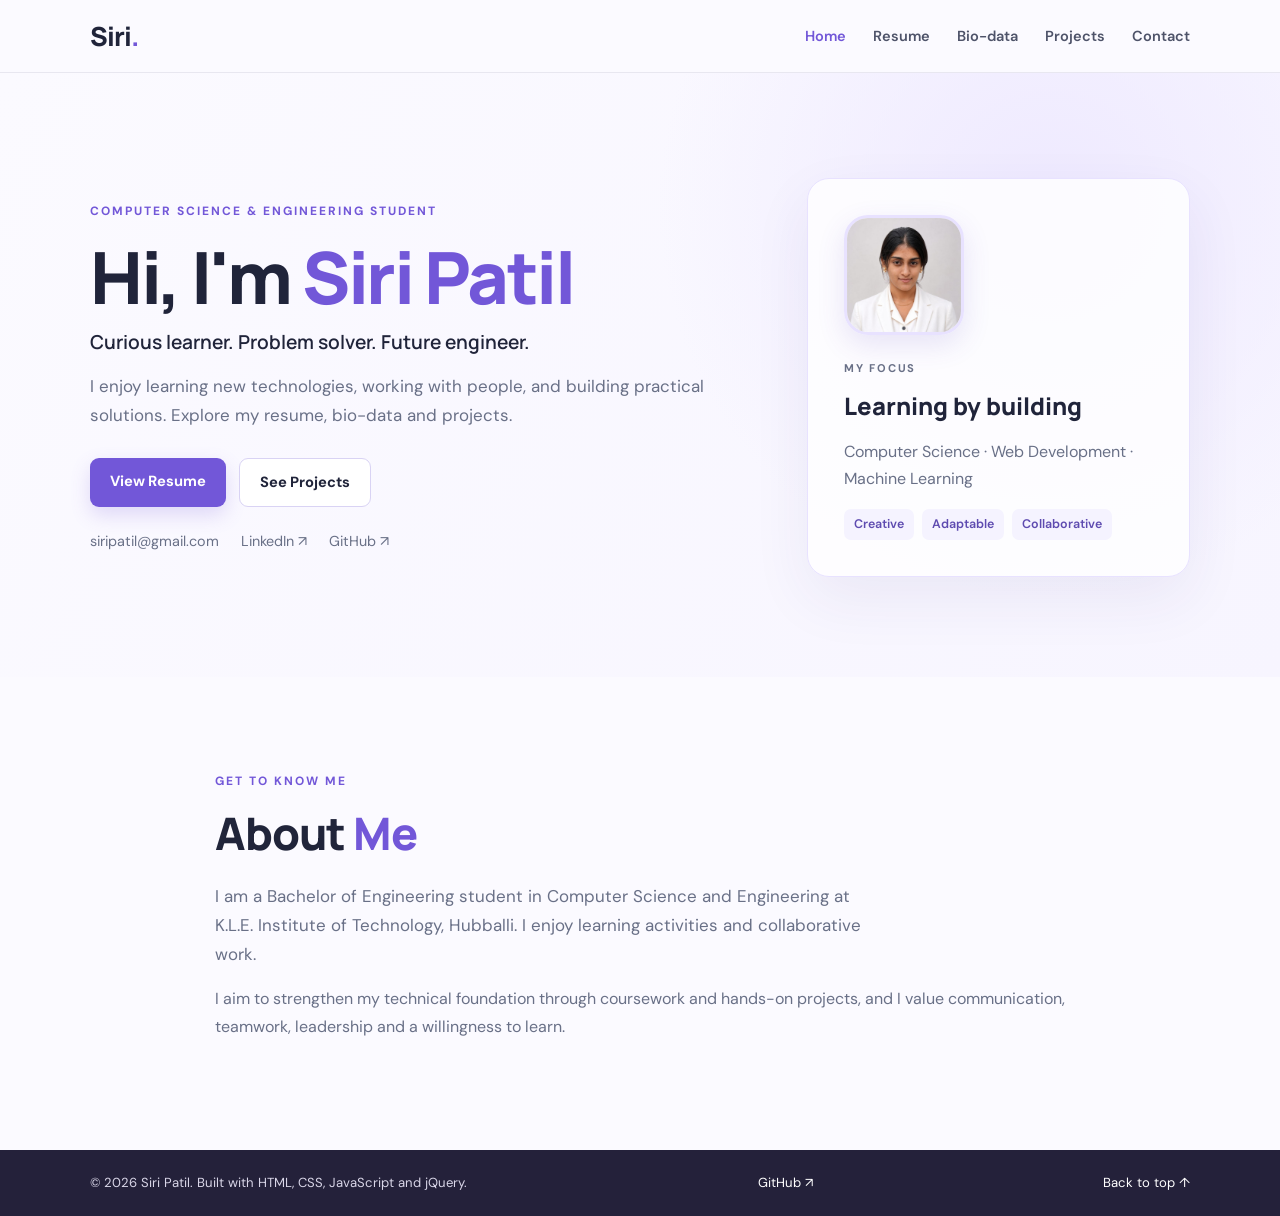
<file: index.html>
<!DOCTYPE html>
<html lang="en">
<head>
  <meta charset="UTF-8">
  <meta name="viewport" content="width=device-width, initial-scale=1.0">
  <meta name="description" content="Resume and bio-data of Siri Patil, Computer Science and Engineering student.">
  <title>Home | Siri Patil</title>
  <link rel="stylesheet" href="style.css">
  <script src="https://code.jquery.com/jquery-3.7.1.min.js"></script>
  <script src="script.js" defer></script>
  <style>
    .avatar-photo { width: 120px; height: 120px; border-radius: 24px; object-fit: cover; object-position: center top; border: 3px solid #e8e2ff; box-shadow: 0 10px 28px #5940bb22; margin-bottom: 24px; display: block; }
  </style>
</head>
<body>
  <header class="site-header">
    <nav class="navbar container" aria-label="Main navigation">
      <a class="logo" href="index.html">Siri<span>.</span></a>
      <button class="menu-toggle" id="menuToggle" aria-label="Toggle navigation" aria-expanded="false">&#9776;</button>
      <ul class="nav-links" id="navLinks"><li><a href="index.html">Home</a></li><li><a href="resume.html">Resume</a></li><li><a href="biodata.html">Bio-data</a></li><li><a href="projects.html">Projects</a></li><li><a href="contact.html">Contact</a></li></ul>
    </nav>
  </header>
  <main>
    <section class="hero section" id="top">
      <div class="container hero-grid">
        <div class="hero-copy">
          <p class="eyebrow">COMPUTER SCIENCE &amp; ENGINEERING STUDENT</p>
          <h1>Hi, I'm <span>Siri Patil</span></h1>
          <h2>Curious learner. Problem solver. Future engineer.</h2>
          <p class="intro">I enjoy learning new technologies, working with people, and building practical solutions. Explore my resume, bio-data and projects.</p>
          <div class="hero-actions"><a class="btn primary" href="resume.html">View Resume</a><a class="btn secondary" href="projects.html">See Projects</a></div>
          <div class="quick-links"><a href="mailto:siripatil@gmail.com">siripatil@gmail.com</a><a href="https://www.linkedin.com/in/siri-patil-6254773a2" target="_blank" rel="noopener noreferrer">LinkedIn &#8599;</a><a href="https://github.com/sirispatil" target="_blank" rel="noopener noreferrer">GitHub &#8599;</a></div>
        </div>
        <div class="hero-card" aria-label="Introduction card">
          <img class="avatar-photo" src="photo.jpg" alt="Photo of Siri Patil"><p class="card-label">MY FOCUS</p><h3>Learning by building</h3>
          <p>Computer Science &middot; Web Development &middot; Machine Learning</p>
          <div class="mini-tags"><span>Creative</span><span>Adaptable</span><span>Collaborative</span></div>
        </div>
      </div>
    </section>
    <section class="section" id="about">
      <div class="container narrow reveal">
        <p class="eyebrow">GET TO KNOW ME</p><h2 class="section-title">About <span>Me</span></h2>
        <p class="section-lead">I am a Bachelor of Engineering student in Computer Science and Engineering at K.L.E. Institute of Technology, Hubballi. I enjoy learning activities and collaborative work.</p>
        <p class="body-copy">I aim to strengthen my technical foundation through coursework and hands-on projects, and I value communication, teamwork, leadership and a willingness to learn.</p>
      </div>
    </section>
  </main>
  <footer class="footer"><div class="container"><p>&copy; <span id="year"></span> Siri Patil. Built with HTML, CSS, JavaScript and jQuery.</p><a href="https://github.com/sirispatil" target="_blank" rel="noopener noreferrer">GitHub &#8599;</a><a href="#top">Back to top &#8593;</a></div></footer>
</body>
</html>
</file>
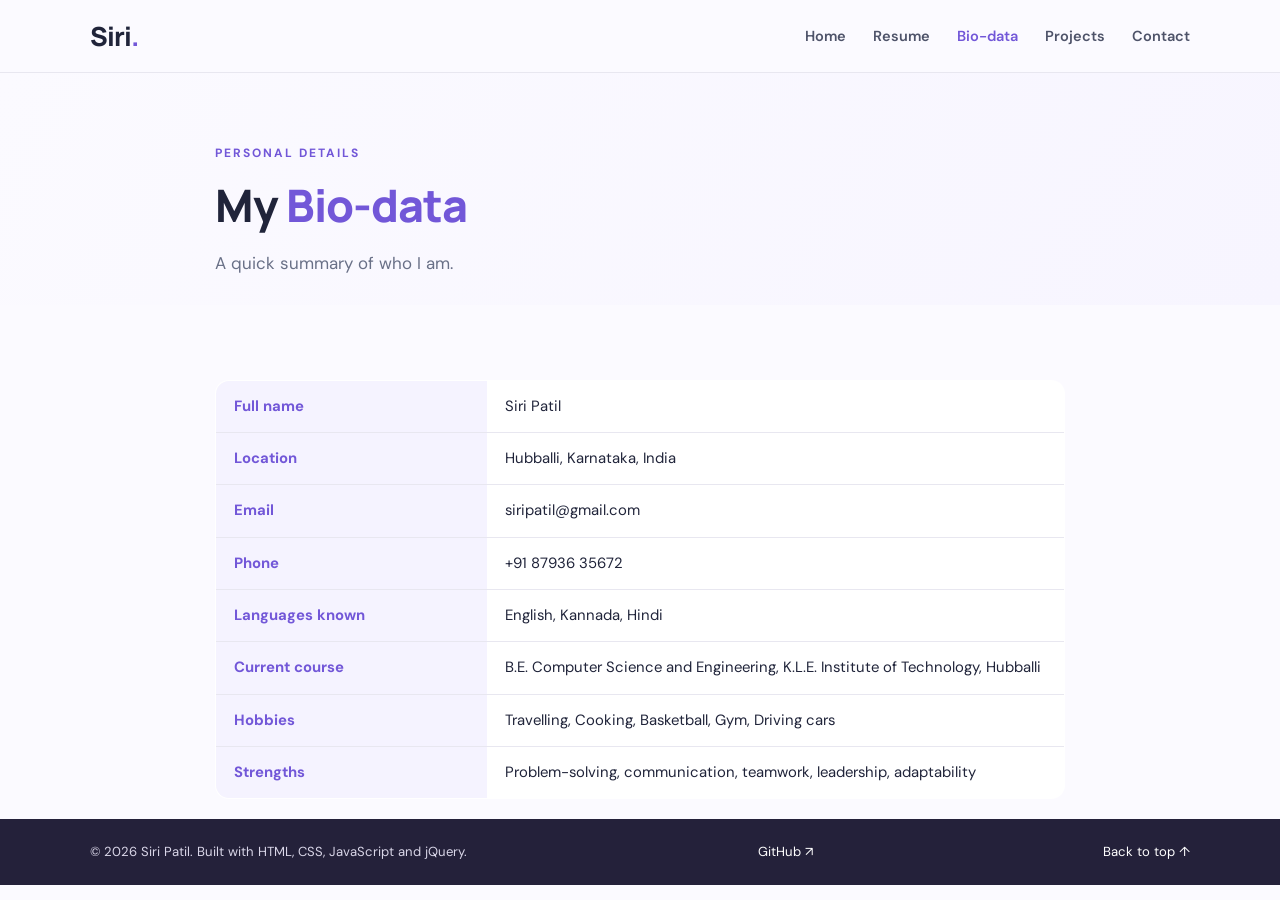
<file: biodata.html>
<!DOCTYPE html>
<html lang="en">
<head>
  <meta charset="UTF-8">
  <meta name="viewport" content="width=device-width, initial-scale=1.0">
  <meta name="description" content="Resume and bio-data of Siri Patil, Computer Science and Engineering student.">
  <title>Bio-data | Siri Patil</title>
  <link rel="stylesheet" href="style.css">
  <script src="https://code.jquery.com/jquery-3.7.1.min.js"></script>
  <script src="script.js" defer></script>
</head>
<body>
  <header class="site-header">
    <nav class="navbar container" aria-label="Main navigation">
      <a class="logo" href="index.html">Siri<span>.</span></a>
      <button class="menu-toggle" id="menuToggle" aria-label="Toggle navigation" aria-expanded="false">&#9776;</button>
      <ul class="nav-links" id="navLinks"><li><a href="index.html">Home</a></li><li><a href="resume.html">Resume</a></li><li><a href="biodata.html">Bio-data</a></li><li><a href="projects.html">Projects</a></li><li><a href="contact.html">Contact</a></li></ul>
    </nav>
  </header>
  <main>
    <section class="page-head" id="top"><div class="container narrow"><p class="eyebrow">PERSONAL DETAILS</p><h1 class="section-title">My <span>Bio-data</span></h1><p class="section-lead">A quick summary of who I am.</p></div></section>
    <section class="sub-section"><div class="container narrow reveal"><table class="bio-table"><tr><th>Full name</th><td>Siri Patil</td></tr><tr><th>Location</th><td>Hubballi, Karnataka, India</td></tr><tr><th>Email</th><td>siripatil@gmail.com</td></tr><tr><th>Phone</th><td>+91 87936 35672</td></tr><tr><th>Languages known</th><td>English, Kannada, Hindi</td></tr><tr><th>Current course</th><td>B.E. Computer Science and Engineering, K.L.E. Institute of Technology, Hubballi</td></tr><tr><th>Hobbies</th><td>Travelling, Cooking, Basketball, Gym, Driving cars</td></tr><tr><th>Strengths</th><td>Problem-solving, communication, teamwork, leadership, adaptability</td></tr></table></div></section>
  </main>
  <footer class="footer"><div class="container"><p>&copy; <span id="year"></span> Siri Patil. Built with HTML, CSS, JavaScript and jQuery.</p><a href="https://github.com/sirispatil" target="_blank" rel="noopener noreferrer">GitHub &#8599;</a><a href="#top">Back to top &#8593;</a></div></footer>
</body>
</html>
</file>
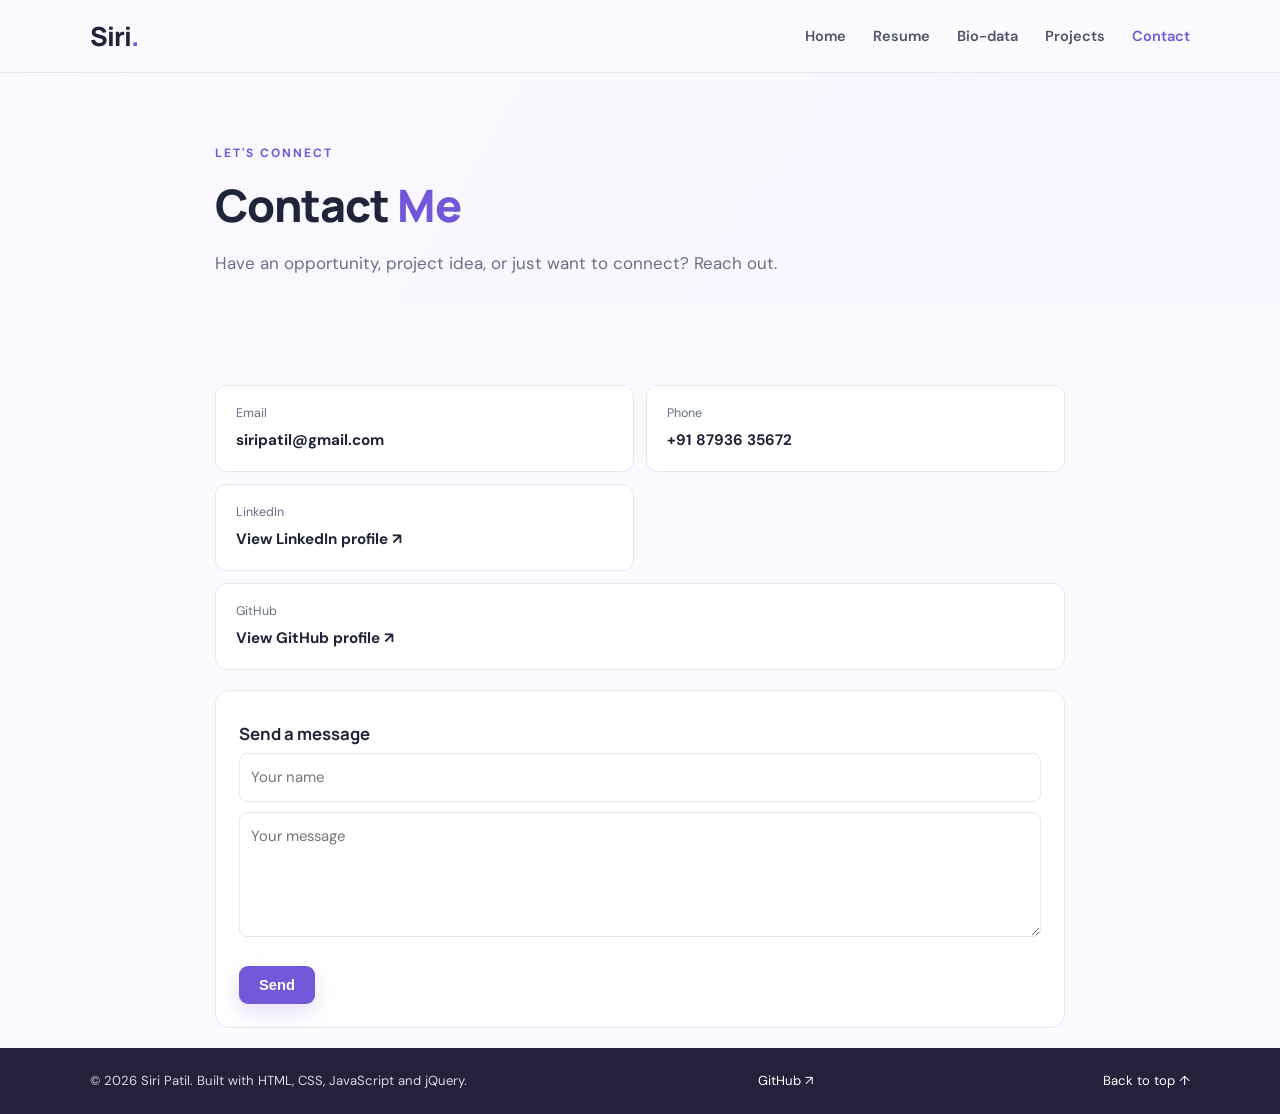
<file: contact.html>
<!DOCTYPE html>
<html lang="en">
<head>
  <meta charset="UTF-8">
  <meta name="viewport" content="width=device-width, initial-scale=1.0">
  <meta name="description" content="Resume and bio-data of Siri Patil, Computer Science and Engineering student.">
  <title>Contact | Siri Patil</title>
  <link rel="stylesheet" href="style.css">
  <script src="https://code.jquery.com/jquery-3.7.1.min.js"></script>
  <script src="script.js" defer></script>
</head>
<body>
  <header class="site-header">
    <nav class="navbar container" aria-label="Main navigation">
      <a class="logo" href="index.html">Siri<span>.</span></a>
      <button class="menu-toggle" id="menuToggle" aria-label="Toggle navigation" aria-expanded="false">&#9776;</button>
      <ul class="nav-links" id="navLinks"><li><a href="index.html">Home</a></li><li><a href="resume.html">Resume</a></li><li><a href="biodata.html">Bio-data</a></li><li><a href="projects.html">Projects</a></li><li><a href="contact.html">Contact</a></li></ul>
    </nav>
  </header>
  <main>
    <section class="page-head" id="top"><div class="container narrow"><p class="eyebrow">LET'S CONNECT</p><h1 class="section-title">Contact <span>Me</span></h1><p class="section-lead">Have an opportunity, project idea, or just want to connect? Reach out.</p></div></section>
    <section class="sub-section"><div class="container narrow">
      <div class="contact-card reveal">
        <a href="mailto:siripatil@gmail.com"><span>Email</span><strong>siripatil@gmail.com</strong></a>
        <a href="tel:+918793635672"><span>Phone</span><strong>+91 87936 35672</strong></a>
        <a href="https://www.linkedin.com/in/siri-patil-6254773a2" target="_blank" rel="noopener noreferrer"><span>LinkedIn</span><strong>View LinkedIn profile &#8599;</strong></a>
        <a href="https://github.com/sirispatil" target="_blank" rel="noopener noreferrer"><span>GitHub</span><strong>View GitHub profile &#8599;</strong></a>
      </div>
      <form id="contactForm" class="info-card reveal" style="margin-top:20px" novalidate>
        <h3>Send a message</h3>
        <p><input id="cname" type="text" placeholder="Your name" style="width:100%;padding:11px;border:1px solid var(--line);border-radius:8px;font:inherit"></p>
        <p style="margin-top:10px"><textarea id="cmsg" rows="4" placeholder="Your message" style="width:100%;padding:11px;border:1px solid var(--line);border-radius:8px;font:inherit"></textarea></p>
        <div class="btn-row"><button class="btn primary" type="submit" style="border:0;cursor:pointer">Send</button><span id="cstatus" style="align-self:center;font-size:.85rem"></span></div>
      </form>
    </div></section>
  </main>
  <footer class="footer"><div class="container"><p>&copy; <span id="year"></span> Siri Patil. Built with HTML, CSS, JavaScript and jQuery.</p><a href="https://github.com/sirispatil" target="_blank" rel="noopener noreferrer">GitHub &#8599;</a><a href="#top">Back to top &#8593;</a></div></footer>
</body>
</html>
</file>
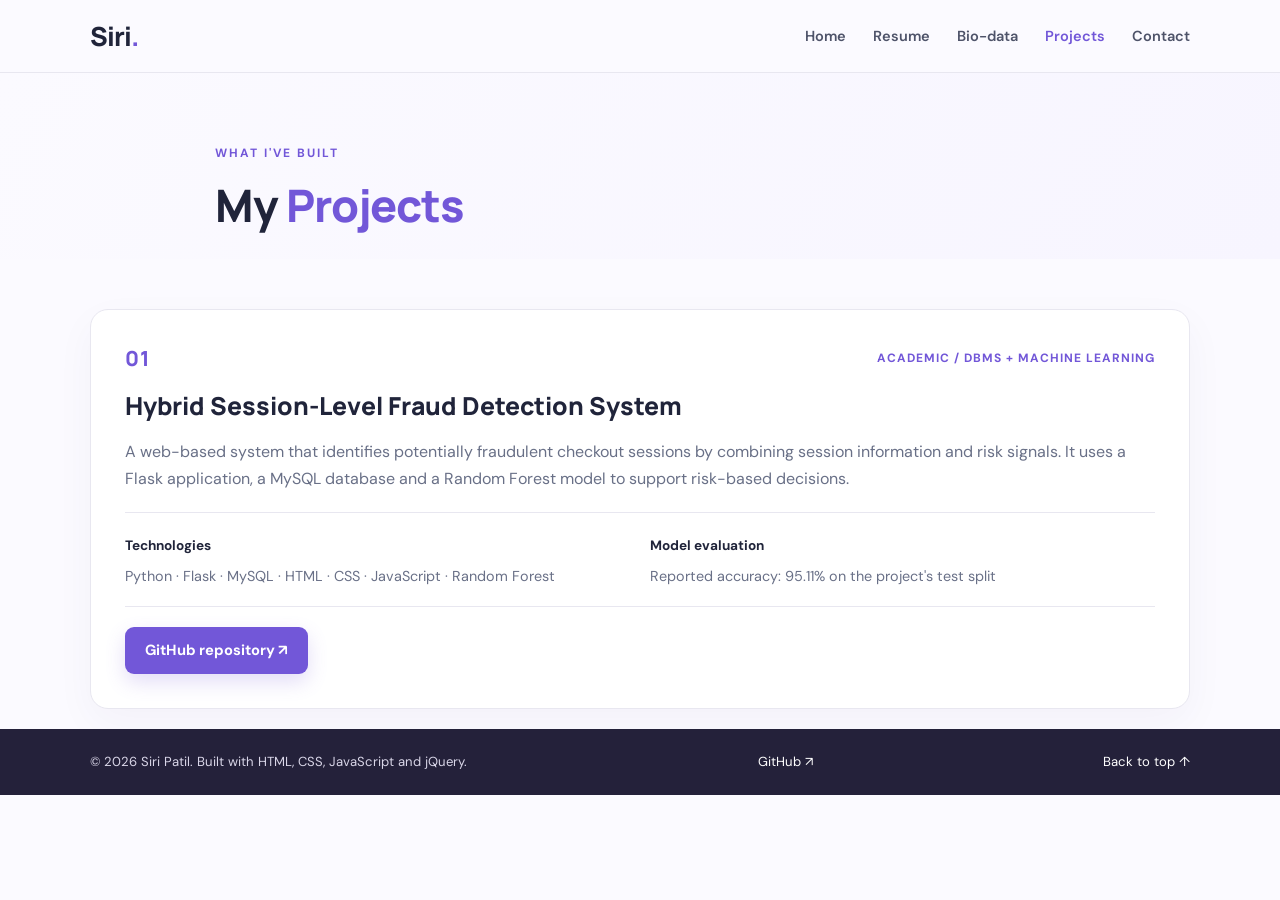
<file: projects.html>
<!DOCTYPE html>
<html lang="en">
<head>
  <meta charset="UTF-8">
  <meta name="viewport" content="width=device-width, initial-scale=1.0">
  <meta name="description" content="Resume and bio-data of Siri Patil, Computer Science and Engineering student.">
  <title>Projects | Siri Patil</title>
  <link rel="stylesheet" href="style.css">
  <script src="https://code.jquery.com/jquery-3.7.1.min.js"></script>
  <script src="script.js" defer></script>
</head>
<body>
  <header class="site-header">
    <nav class="navbar container" aria-label="Main navigation">
      <a class="logo" href="index.html">Siri<span>.</span></a>
      <button class="menu-toggle" id="menuToggle" aria-label="Toggle navigation" aria-expanded="false">&#9776;</button>
      <ul class="nav-links" id="navLinks"><li><a href="index.html">Home</a></li><li><a href="resume.html">Resume</a></li><li><a href="biodata.html">Bio-data</a></li><li><a href="projects.html">Projects</a></li><li><a href="contact.html">Contact</a></li></ul>
    </nav>
  </header>
  <main>
    <section class="page-head" id="top"><div class="container narrow"><p class="eyebrow">WHAT I'VE BUILT</p><h1 class="section-title">My <span>Projects</span></h1><p class="section-lead"></p></div></section>
    <section class="sub-section"><div class="container">
      <article class="project-card reveal"><div class="project-top"><span class="project-number">01</span><span class="project-type">ACADEMIC / DBMS + MACHINE LEARNING</span></div>
        <h3>Hybrid Session-Level Fraud Detection System</h3>
        <p>A web-based system that identifies potentially fraudulent checkout sessions by combining session information and risk signals. It uses a Flask application, a MySQL database and a Random Forest model to support risk-based decisions.</p>
        <div class="project-details"><div><strong>Technologies</strong><p>Python &middot; Flask &middot; MySQL &middot; HTML &middot; CSS &middot; JavaScript &middot; Random Forest</p></div><div><strong>Model evaluation</strong><p>Reported accuracy: 95.11% on the project's test split</p></div></div>
        <div class="project-links"><a class="btn primary" href="https://github.com/sirispatil/fraud-detection-system" target="_blank" rel="noopener noreferrer">GitHub repository &#8599;</a></div></article>
    </div></section>
  </main>
  <footer class="footer"><div class="container"><p>&copy; <span id="year"></span> Siri Patil. Built with HTML, CSS, JavaScript and jQuery.</p><a href="https://github.com/sirispatil" target="_blank" rel="noopener noreferrer">GitHub &#8599;</a><a href="#top">Back to top &#8593;</a></div></footer>
</body>
</html>
</file>
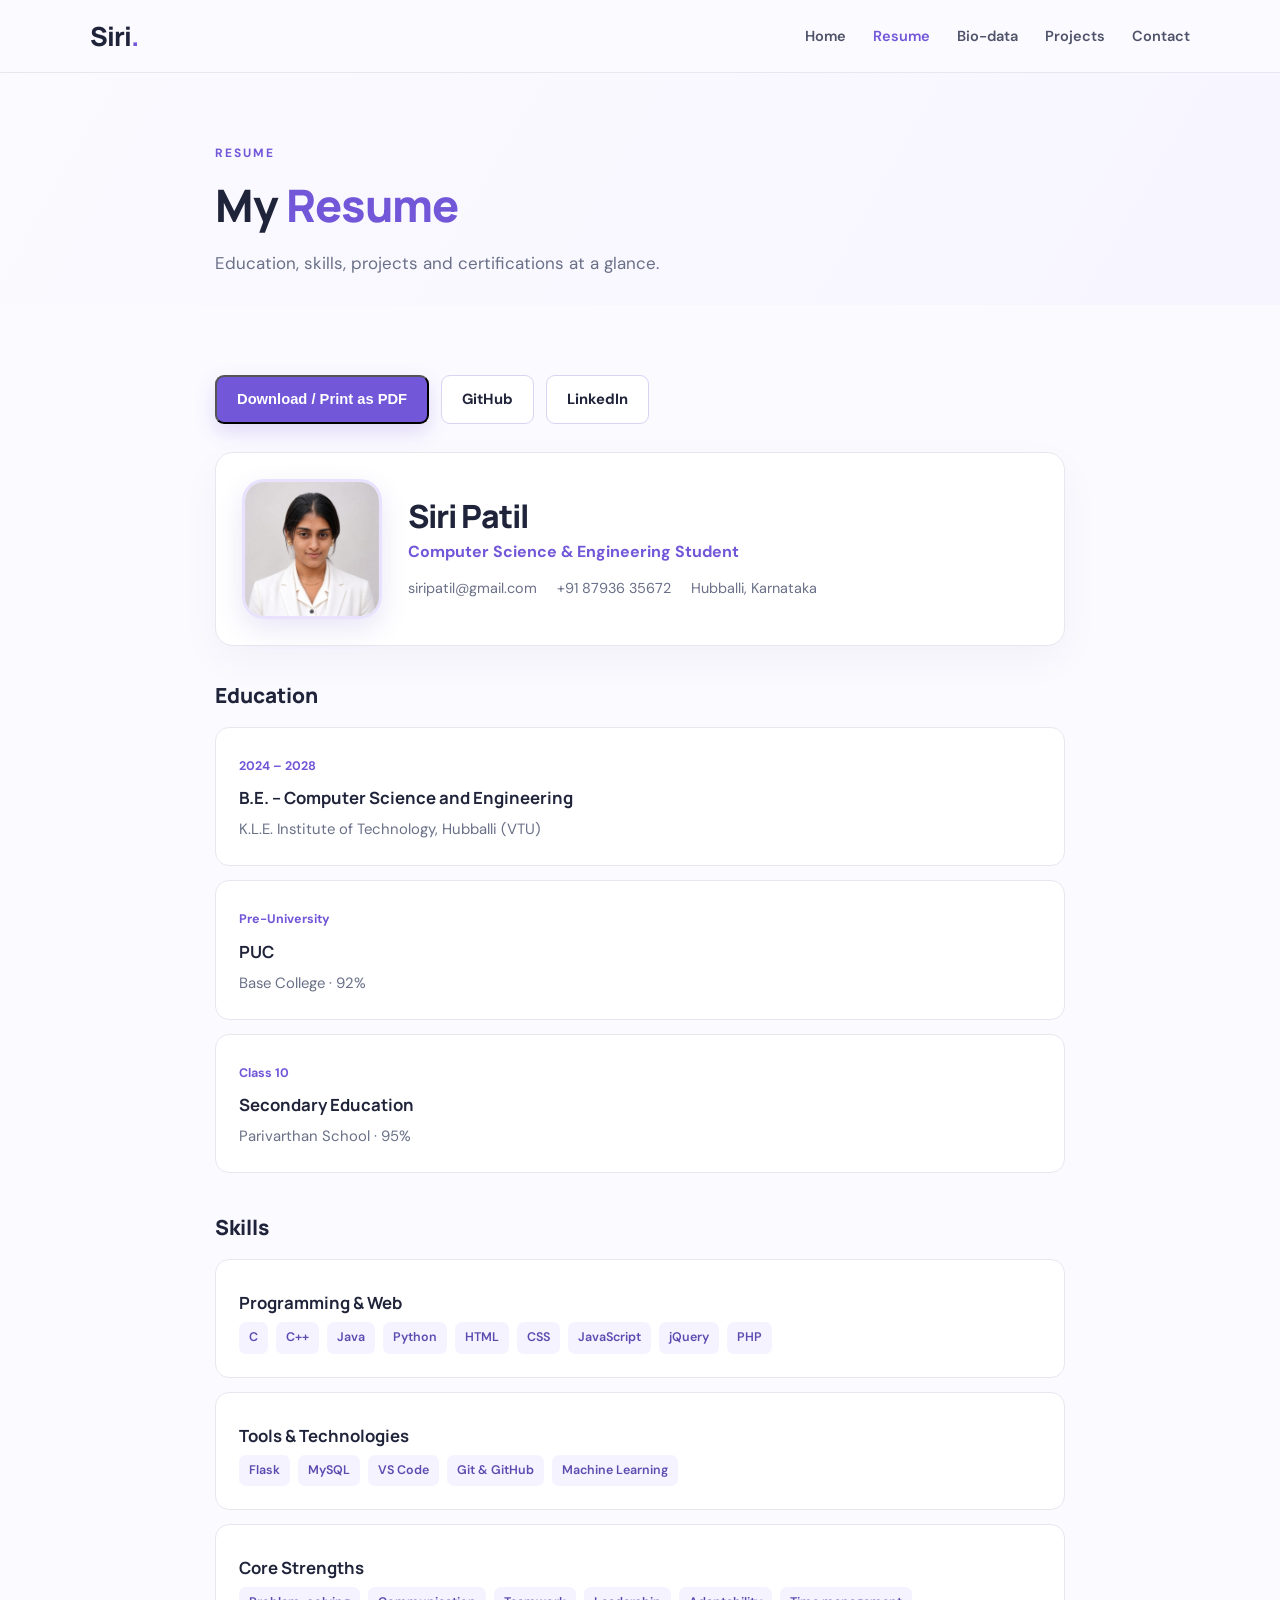
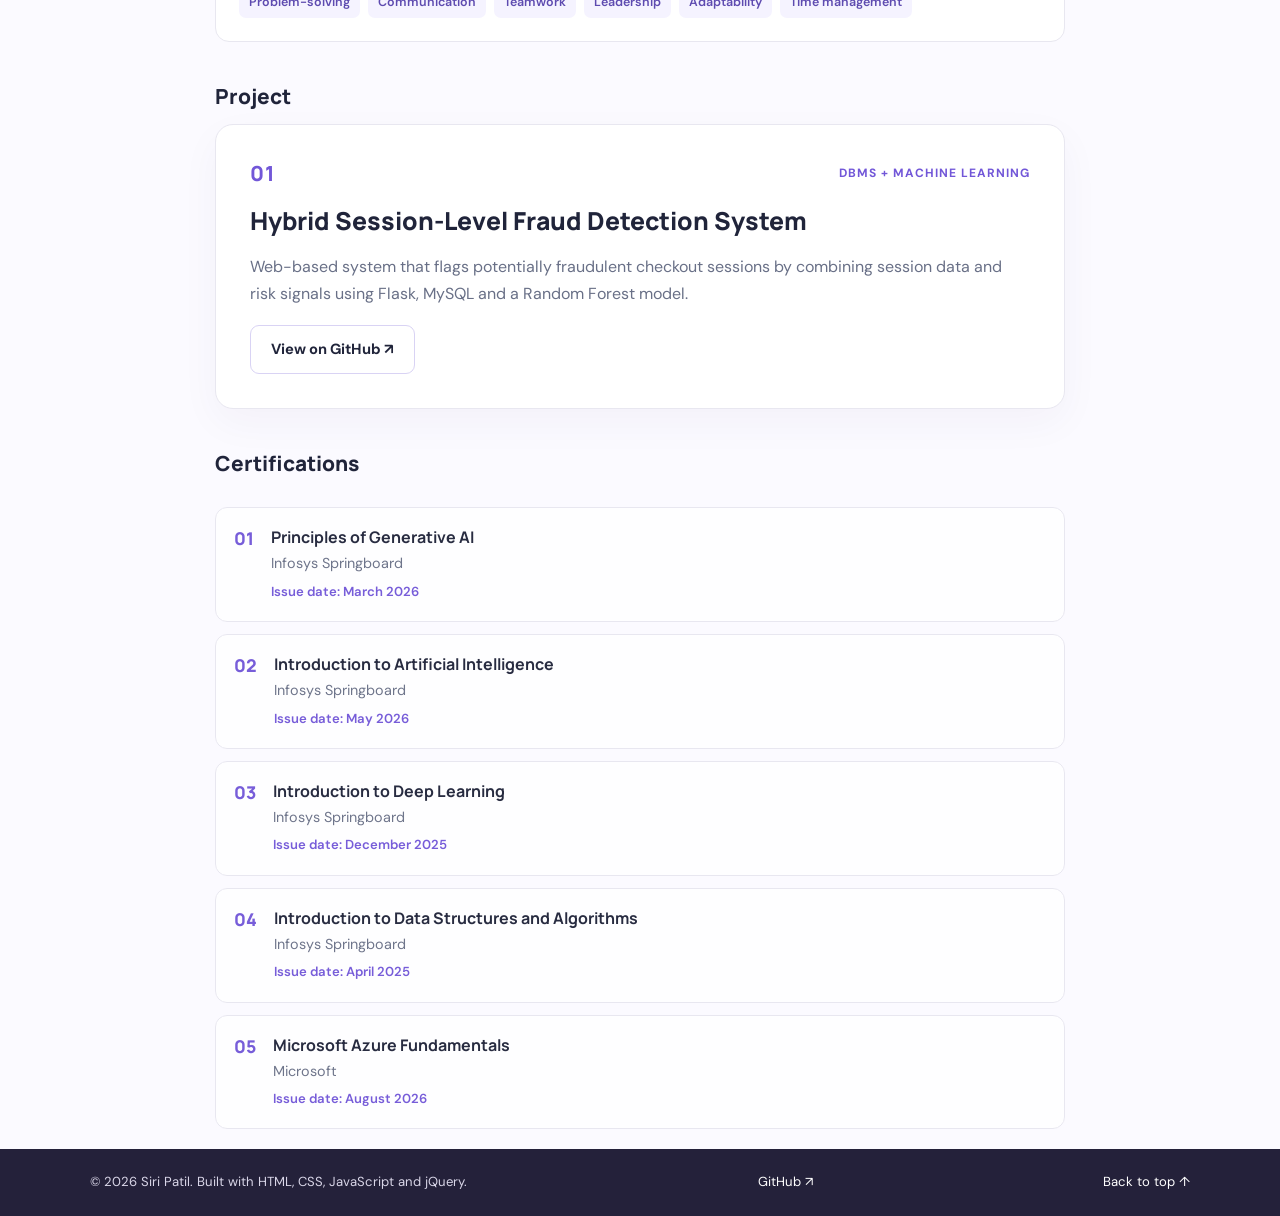
<file: resume.html>
<!DOCTYPE html>
<html lang="en">
<head>
  <meta charset="UTF-8">
  <meta name="viewport" content="width=device-width, initial-scale=1.0">
  <meta name="description" content="Resume and bio-data of Siri Patil, Computer Science and Engineering student.">
  <title>Resume | Siri Patil</title>
  <link rel="stylesheet" href="style.css">
  <script src="https://code.jquery.com/jquery-3.7.1.min.js"></script>
  <script src="script.js" defer></script>
  <style>
    .profile-card { display: flex; gap: 26px; align-items: center; background: #fff; border: 1px solid var(--line); border-radius: 18px; padding: 26px; margin-top: 28px; box-shadow: 0 14px 40px #30245c0a; }
    .profile-card img { width: 140px; height: 140px; border-radius: 22px; flex: none; object-fit: cover; object-position: center top; border: 3px solid #e8e2ff; box-shadow: 0 10px 28px #5940bb22; }
    .p-name { font: 800 2rem/1.15 'Manrope', sans-serif; letter-spacing: -1px; margin: 0 0 4px; }
    .p-headline { color: var(--accent); font-weight: 700; margin: 0 0 10px; }
    .p-contact { list-style: none; margin: 0; padding: 0; display: flex; flex-wrap: wrap; gap: 2px 20px; color: var(--muted); font-size: .9rem; }
    .p-contact a:hover { color: var(--accent); }
    @media (max-width: 640px) { .profile-card { flex-direction: column; text-align: center; } .p-contact { justify-content: center; } }
  </style>
</head>
<body>
  <header class="site-header">
    <nav class="navbar container" aria-label="Main navigation">
      <a class="logo" href="index.html">Siri<span>.</span></a>
      <button class="menu-toggle" id="menuToggle" aria-label="Toggle navigation" aria-expanded="false">&#9776;</button>
      <ul class="nav-links" id="navLinks"><li><a href="index.html">Home</a></li><li><a href="resume.html">Resume</a></li><li><a href="biodata.html">Bio-data</a></li><li><a href="projects.html">Projects</a></li><li><a href="contact.html">Contact</a></li></ul>
    </nav>
  </header>
  <main>
    <section class="page-head" id="top"><div class="container narrow"><p class="eyebrow">RESUME</p><h1 class="section-title">My <span>Resume</span></h1><p class="section-lead">Education, skills, projects and certifications at a glance.</p></div></section>
    <section class="sub-section"><div class="container narrow">
      <div class="btn-row"><button class="btn primary" id="printResume" type="button">Download / Print as PDF</button><a class="btn secondary" href="https://github.com/sirispatil" target="_blank" rel="noopener noreferrer">GitHub</a><a class="btn secondary" href="https://www.linkedin.com/in/siri-patil-6254773a2" target="_blank" rel="noopener noreferrer">LinkedIn</a></div>

      <div class="profile-card reveal">
        <img src="photo.jpg" alt="Photo of Siri Patil">
        <div>
          <div class="p-name">Siri Patil</div>
          <p class="p-headline">Computer Science &amp; Engineering Student</p>
          <ul class="p-contact"><li><a href="mailto:siripatil@gmail.com">siripatil@gmail.com</a></li><li><a href="tel:+918793635672">+91 87936 35672</a></li><li>Hubballi, Karnataka</li></ul>
        </div>
      </div>
      <h2 class="sub-title" style="margin-top:35px">Education</h2>
      <div class="timeline">
        <article class="info-card reveal"><span class="date">2024 &ndash; 2028</span><h3>B.E. &ndash; Computer Science and Engineering</h3><p>K.L.E. Institute of Technology, Hubballi (VTU)</p></article>
        <article class="info-card reveal"><span class="date">Pre-University</span><h3>PUC</h3><p>Base College &middot; 92%</p></article>
        <article class="info-card reveal"><span class="date">Class 10</span><h3>Secondary Education</h3><p>Parivarthan School &middot; 95%</p></article>
      </div>
      <h2 class="sub-title" style="margin-top:40px">Skills</h2>
      <div class="timeline">
        <article class="info-card reveal"><h3>Programming &amp; Web</h3><div class="tag-list"><span>C</span><span>C++</span><span>Java</span><span>Python</span><span>HTML</span><span>CSS</span><span>JavaScript</span><span>jQuery</span><span>PHP</span></div></article>
        <article class="info-card reveal"><h3>Tools &amp; Technologies</h3><div class="tag-list"><span>Flask</span><span>MySQL</span><span>VS Code</span><span>Git &amp; GitHub</span><span>Machine Learning</span></div></article>
        <article class="info-card reveal"><h3>Core Strengths</h3><div class="tag-list"><span>Problem-solving</span><span>Communication</span><span>Teamwork</span><span>Leadership</span><span>Adaptability</span><span>Time management</span></div></article>
      </div>
      <h2 class="sub-title" style="margin-top:40px">Project</h2>
      <article class="project-card reveal" style="margin-top:14px"><div class="project-top"><span class="project-number">01</span><span class="project-type">DBMS + MACHINE LEARNING</span></div>
        <h3>Hybrid Session-Level Fraud Detection System</h3>
        <p>Web-based system that flags potentially fraudulent checkout sessions by combining session data and risk signals using Flask, MySQL and a Random Forest model.</p>
        <div class="project-links"><a class="btn secondary" href="https://github.com/sirispatil/fraud-detection-system" target="_blank" rel="noopener noreferrer">View on GitHub &#8599;</a></div></article>
      <h2 class="sub-title" style="margin-top:40px">Certifications</h2>
      <div class="cert-list">
        <article class="cert-item reveal"><span class="cert-mark">01</span><div><h3>Principles of Generative AI</h3><p>Infosys Springboard</p><p class="cert-date">Issue date: March 2026</p></div></article>
        <article class="cert-item reveal"><span class="cert-mark">02</span><div><h3>Introduction to Artificial Intelligence</h3><p>Infosys Springboard</p><p class="cert-date">Issue date: May 2026</p></div></article>
        <article class="cert-item reveal"><span class="cert-mark">03</span><div><h3>Introduction to Deep Learning</h3><p>Infosys Springboard</p><p class="cert-date">Issue date: December 2025</p></div></article>
        <article class="cert-item reveal"><span class="cert-mark">04</span><div><h3>Introduction to Data Structures and Algorithms</h3><p>Infosys Springboard</p><p class="cert-date">Issue date: April 2025</p></div></article>
        <article class="cert-item reveal"><span class="cert-mark">05</span><div><h3>Microsoft Azure Fundamentals</h3><p>Microsoft</p><p class="cert-date">Issue date: August 2026</p></div></article>
      </div>
    </div></section>
  </main>
  <footer class="footer"><div class="container"><p>&copy; <span id="year"></span> Siri Patil. Built with HTML, CSS, JavaScript and jQuery.</p><a href="https://github.com/sirispatil" target="_blank" rel="noopener noreferrer">GitHub &#8599;</a><a href="#top">Back to top &#8593;</a></div></footer>
</body>
</html>
</file>
<file: style.css>
@import url('https://fonts.googleapis.com/css2?family=DM+Sans:wght@400;500;600;700&family=Manrope:wght@400;500;600;700;800&display=swap');

:root {
  --ink: #20243a;
  --muted: #697087;
  --accent: #7257d8;
  --accent-dark: #5940bb;
  --soft: #f5f3ff;
  --line: #e8e7f0;
  --white: #ffffff;
  --bg: #fbfaff;
}
* { box-sizing: border-box; }
html { scroll-behavior: smooth; scroll-padding-top: 84px; }
body { margin: 0; color: var(--ink); background: var(--bg); font-family: 'DM Sans', sans-serif; line-height: 1.7; }
a { color: inherit; text-decoration: none; }
.container { width: min(1100px, calc(100% - 40px)); margin: 0 auto; }
.narrow { width: min(850px, calc(100% - 40px)); }
.site-header { position: sticky; top: 0; z-index: 10; background: rgba(251,250,255,.94); backdrop-filter: blur(14px); border-bottom: 1px solid var(--line); }
.navbar { min-height: 72px; display: flex; align-items: center; justify-content: space-between; }
.logo { font: 800 1.65rem 'Manrope', sans-serif; letter-spacing: -1px; }
.logo span, .hero h1 span, .section-title span { color: var(--accent); }
.nav-links { display: flex; gap: 27px; align-items: center; list-style: none; padding: 0; margin: 0; }
.nav-links a { font-size: .91rem; color: #4e5369; font-weight: 600; }
.nav-links a:hover, .quick-links a:hover { color: var(--accent); }
.menu-toggle { display: none; border: 0; background: transparent; color: var(--ink); font-size: 1.5rem; cursor: pointer; }
.section { padding: 94px 0; }
.hero { padding: 105px 0 100px; background: radial-gradient(circle at 82% 22%, #eee9ff 0, transparent 34%), linear-gradient(120deg, #fbfaff, #f7f5ff); }
.hero-grid { display: grid; grid-template-columns: 1.35fr .8fr; gap: 70px; align-items: center; }
.eyebrow { color: var(--accent); font-size: .75rem; letter-spacing: 2px; font-weight: 700; margin: 0 0 15px; }
.hero h1 { font: 800 clamp(2.7rem, 6vw, 4.5rem)/1.12 'Manrope', sans-serif; letter-spacing: -2.5px; margin: 0 0 12px; }
.hero h2 { font: 600 1.2rem 'Manrope', sans-serif; margin: 0 0 16px; }
.intro, .section-lead { color: var(--muted); font-size: 1.06rem; max-width: 650px; }
.hero-actions { display: flex; flex-wrap: wrap; gap: 13px; margin: 28px 0 22px; }
.btn { padding: 11px 20px; border-radius: 9px; font-weight: 700; font-size: .92rem; transition: .2s; }
.btn.primary { background: var(--accent); color: white; box-shadow: 0 8px 20px #7257d833; }
.btn.primary:hover { background: var(--accent-dark); transform: translateY(-2px); }
.btn.secondary { border: 1px solid #d9d3f4; background: white; }
.btn.secondary:hover { border-color: var(--accent); color: var(--accent); }
.quick-links { display: flex; flex-wrap: wrap; gap: 22px; color: var(--muted); font-size: .9rem; }
.hero-card { padding: 36px; border: 1px solid #e8e2ff; border-radius: 22px; background: rgba(255,255,255,.82); box-shadow: 0 22px 60px #3d2b8012; }
.avatar { width: 76px; height: 76px; display: grid; place-items: center; border-radius: 22px; color: white; background: linear-gradient(135deg, #8b75e8, #5940bb); font: 800 1.6rem 'Manrope', sans-serif; margin-bottom: 27px; }
.card-label { color: var(--accent); font-size: .7rem; letter-spacing: 1.8px; font-weight: 700; }
.hero-card h3 { font: 800 1.5rem 'Manrope', sans-serif; margin: 5px 0; }
.hero-card p { color: var(--muted); }
.mini-tags, .tag-list { display: flex; flex-wrap: wrap; gap: 8px; }
.mini-tags span, .tag-list span { background: var(--soft); color: #5e4bb0; border-radius: 7px; padding: 5px 10px; font-size: .78rem; font-weight: 600; }
.section-title { font: 800 clamp(2rem, 4vw, 2.8rem)/1.2 'Manrope', sans-serif; letter-spacing: -1px; margin: 0 0 22px; }
.body-copy { color: var(--muted); }
.education-grid, .skills-grid { display: grid; grid-template-columns: repeat(3, 1fr); gap: 16px; margin-top: 35px; }
.info-card { background: white; border: 1px solid var(--line); border-radius: 14px; padding: 23px; }
.info-card h3 { font: 700 1.05rem 'Manrope', sans-serif; margin: 8px 0; }
.info-card p { color: var(--muted); margin: 0; font-size: .93rem; }
.date { color: var(--accent); font-size: .78rem; font-weight: 700; }
.alt-section { background: #f5f3fc; }
.small-note { color: #85899a; font-size: .8rem; margin-top: 16px; }
.project-card { border: 1px solid var(--line); background: white; padding: 34px; border-radius: 18px; box-shadow: 0 14px 40px #30245c0a; }
.project-top { display: flex; justify-content: space-between; gap: 12px; align-items: center; color: var(--accent); font-size: .75rem; font-weight: 700; letter-spacing: 1px; }
.project-number { font: 800 1.3rem 'Manrope', sans-serif; }
.project-card h3 { font: 800 1.55rem 'Manrope', sans-serif; margin: 17px 0 10px; }
.project-card > p { color: var(--muted); }
.project-details { display: grid; grid-template-columns: 1fr 1fr; gap: 20px; padding: 18px 0; margin: 20px 0; border-top: 1px solid var(--line); border-bottom: 1px solid var(--line); }
.project-details strong { font-size: .85rem; }
.project-details p { color: var(--muted); font-size: .9rem; margin: 5px 0 0; }
.project-note { max-width: 850px; }
.cert-list { display: grid; gap: 12px; margin-top: 30px; }
.cert-item { display: flex; align-items: flex-start; gap: 17px; background: white; border: 1px solid var(--line); border-radius: 12px; padding: 18px; }
.cert-mark { color: var(--accent); font: 800 1.1rem 'Manrope', sans-serif; }
.cert-item h3 { margin: 0 0 3px; font: 700 1rem 'Manrope', sans-serif; }
.cert-item p { color: var(--muted); margin: 0; font-size: .9rem; }
.contact-section { background: linear-gradient(135deg, #fbfaff, #f1edff); }
.contact-card { display: grid; grid-template-columns: 1fr 1fr; gap: 12px; margin-top: 30px; }
.contact-card a { display: flex; flex-direction: column; gap: 4px; padding: 17px 20px; background: white; border: 1px solid var(--line); border-radius: 11px; }
.contact-card a:last-child { grid-column: 1 / -1; }
.contact-card span { color: var(--muted); font-size: .78rem; }
.contact-card strong { font-size: .95rem; overflow-wrap: anywhere; }
.contact-card a:hover { border-color: #b9aaf3; }
.footer { background: #24213a; color: #d9d6e8; padding: 22px 0; font-size: .82rem; }
.footer .container { display: flex; justify-content: space-between; gap: 20px; align-items: center; }
.footer p { margin: 0; }
.footer a { color: white; }
@media (max-width: 800px) {
  .hero-grid { grid-template-columns: 1fr; gap: 35px; }
  .hero-card { max-width: 480px; }
  .education-grid, .skills-grid { grid-template-columns: 1fr 1fr; }
  .nav-links { gap: 14px; }
}
@media (max-width: 620px) {
  .section { padding: 70px 0; }
  .hero { padding: 75px 0; }
  .menu-toggle { display: block; }
  .nav-links { display: none; position: absolute; top: 72px; left: 0; right: 0; padding: 18px 25px 22px; background: white; border-bottom: 1px solid var(--line); flex-direction: column; align-items: flex-start; }
  .nav-links.open { display: flex; }
  .education-grid, .skills-grid, .project-details, .contact-card { grid-template-columns: 1fr; }
  .contact-card a:last-child { grid-column: auto; }
  .project-card { padding: 23px; }
  .project-type { font-size: .63rem; }
  .footer .container { flex-direction: column; align-items: flex-start; }
}

/* ---- additions for multi-page version ---- */
.nav-links a.active { color: var(--accent); }
.page-head { padding: 70px 0 10px; background: linear-gradient(120deg, #fbfaff, #f7f5ff); }
.page-head .section-title { margin-bottom: 8px; }
.sub-section { padding: 50px 0 20px; }
.sub-title { font: 800 1.3rem 'Manrope', sans-serif; margin: 0 0 6px; }
.timeline { display: grid; gap: 14px; margin-top: 18px; }
.btn-row { display: flex; flex-wrap: wrap; gap: 12px; margin-top: 20px; }
.cert-item a { color: var(--accent); font-weight: 600; font-size: .85rem; }
.reveal { opacity: 0; transform: translateY(18px); }
.bio-table { width: 100%; border-collapse: collapse; background: white; border: 1px solid var(--line); border-radius: 14px; overflow: hidden; margin-top: 25px; }
.bio-table th, .bio-table td { text-align: left; padding: 13px 18px; border-bottom: 1px solid var(--line); font-size: .93rem; }
.bio-table th { width: 32%; color: var(--accent); font-weight: 700; background: var(--soft); }
.bio-table tr:last-child th, .bio-table tr:last-child td { border-bottom: 0; }
.project-links { display: flex; flex-wrap: wrap; gap: 12px; margin-top: 18px; }
@media (max-width: 620px) { .bio-table th { width: 40%; } }
@media print {
  .site-header, .footer, .btn-row, .hero-actions, .menu-toggle { display: none !important; }
  .reveal { opacity: 1 !important; transform: none !important; }
  .section, .sub-section { padding: 20px 0; }
  body { background: white; }
}


/* Certificate issue dates */
.cert-item .cert-date { color: var(--accent); font-size: .82rem; font-weight: 600; margin-top: 5px; }
</file>
